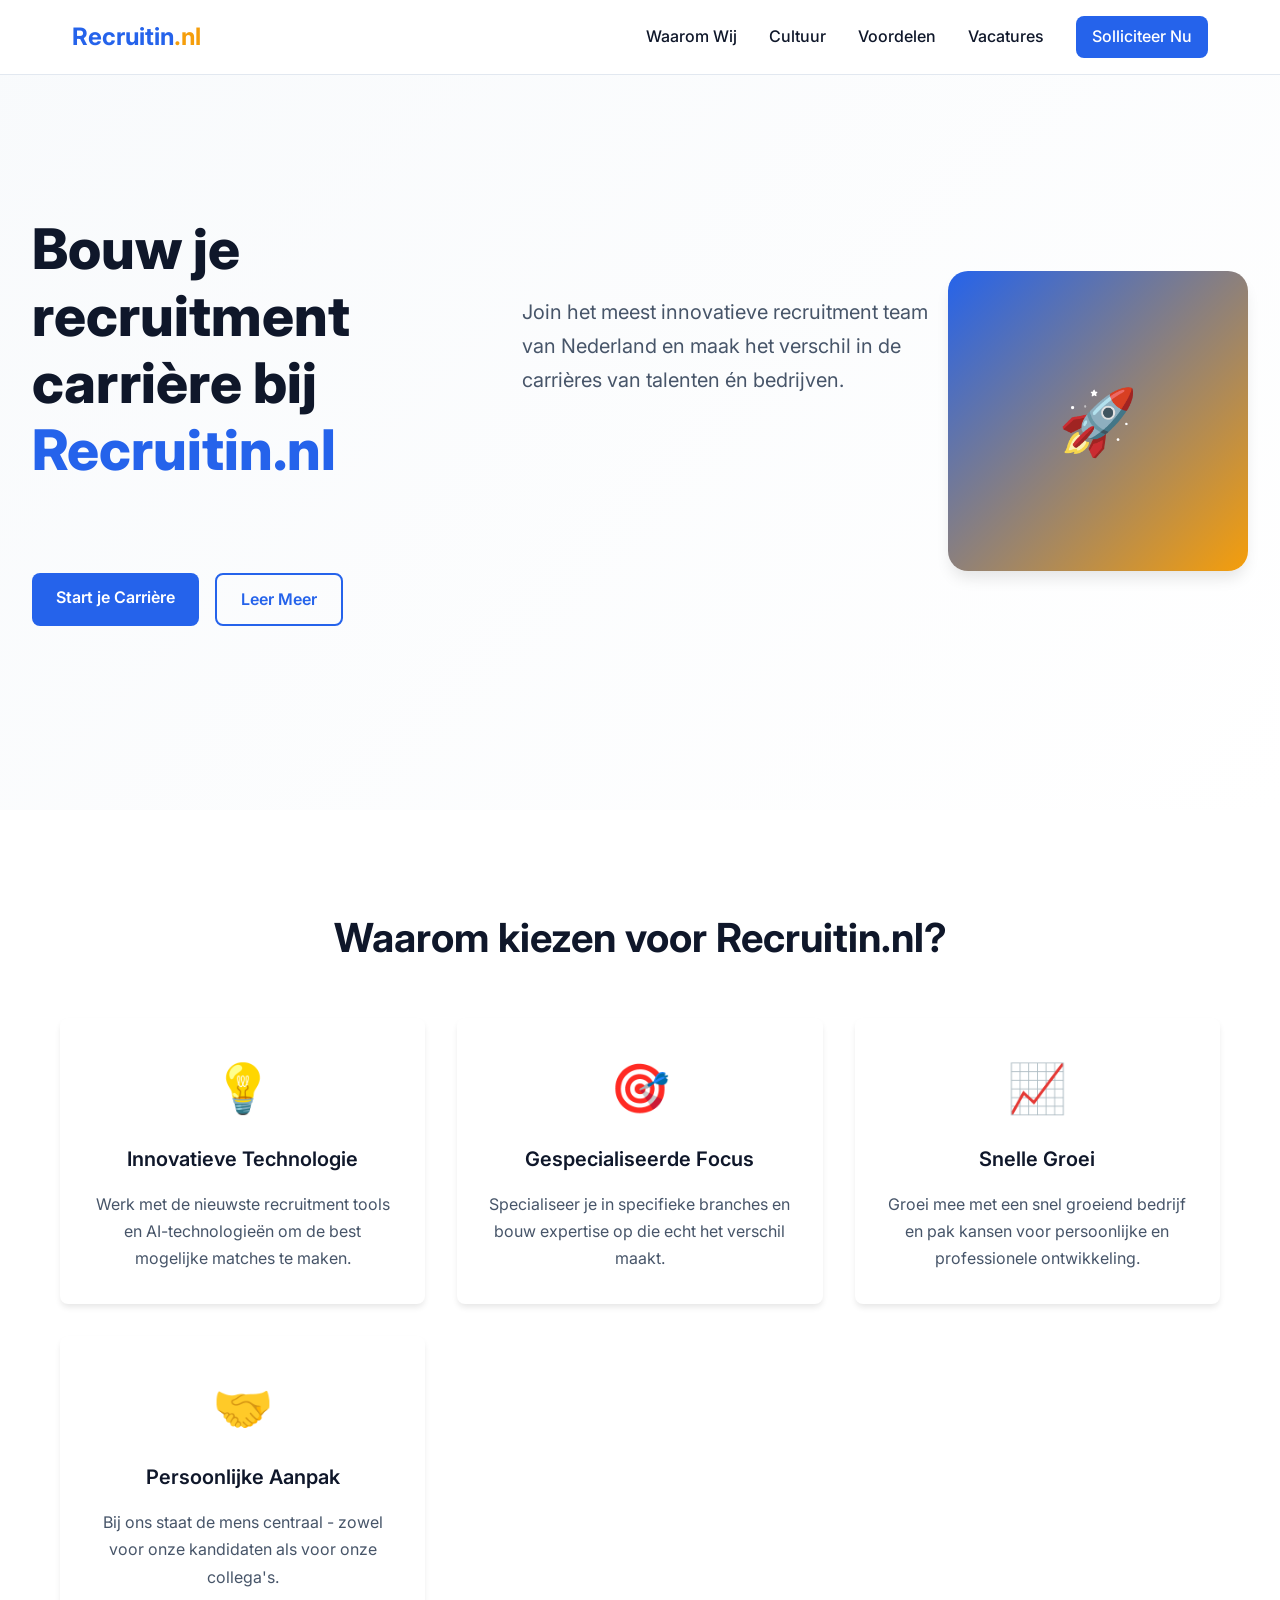
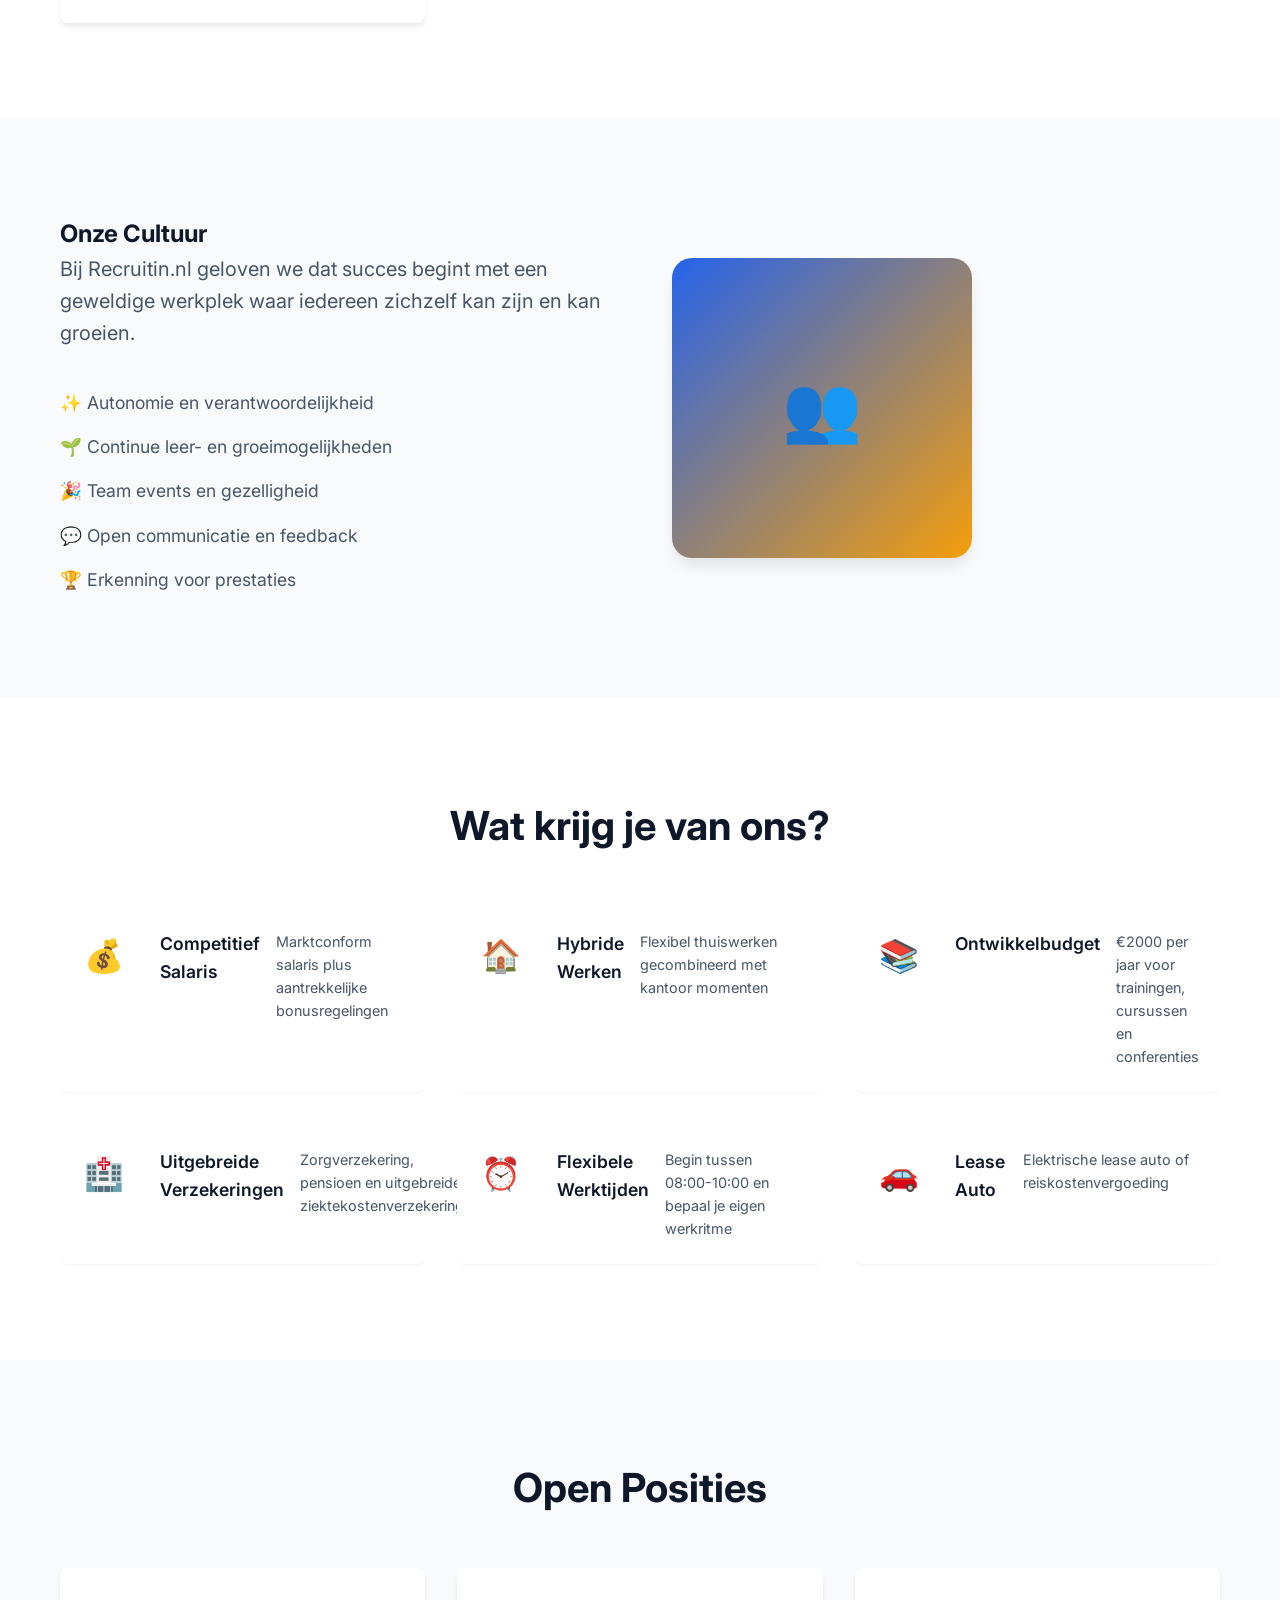
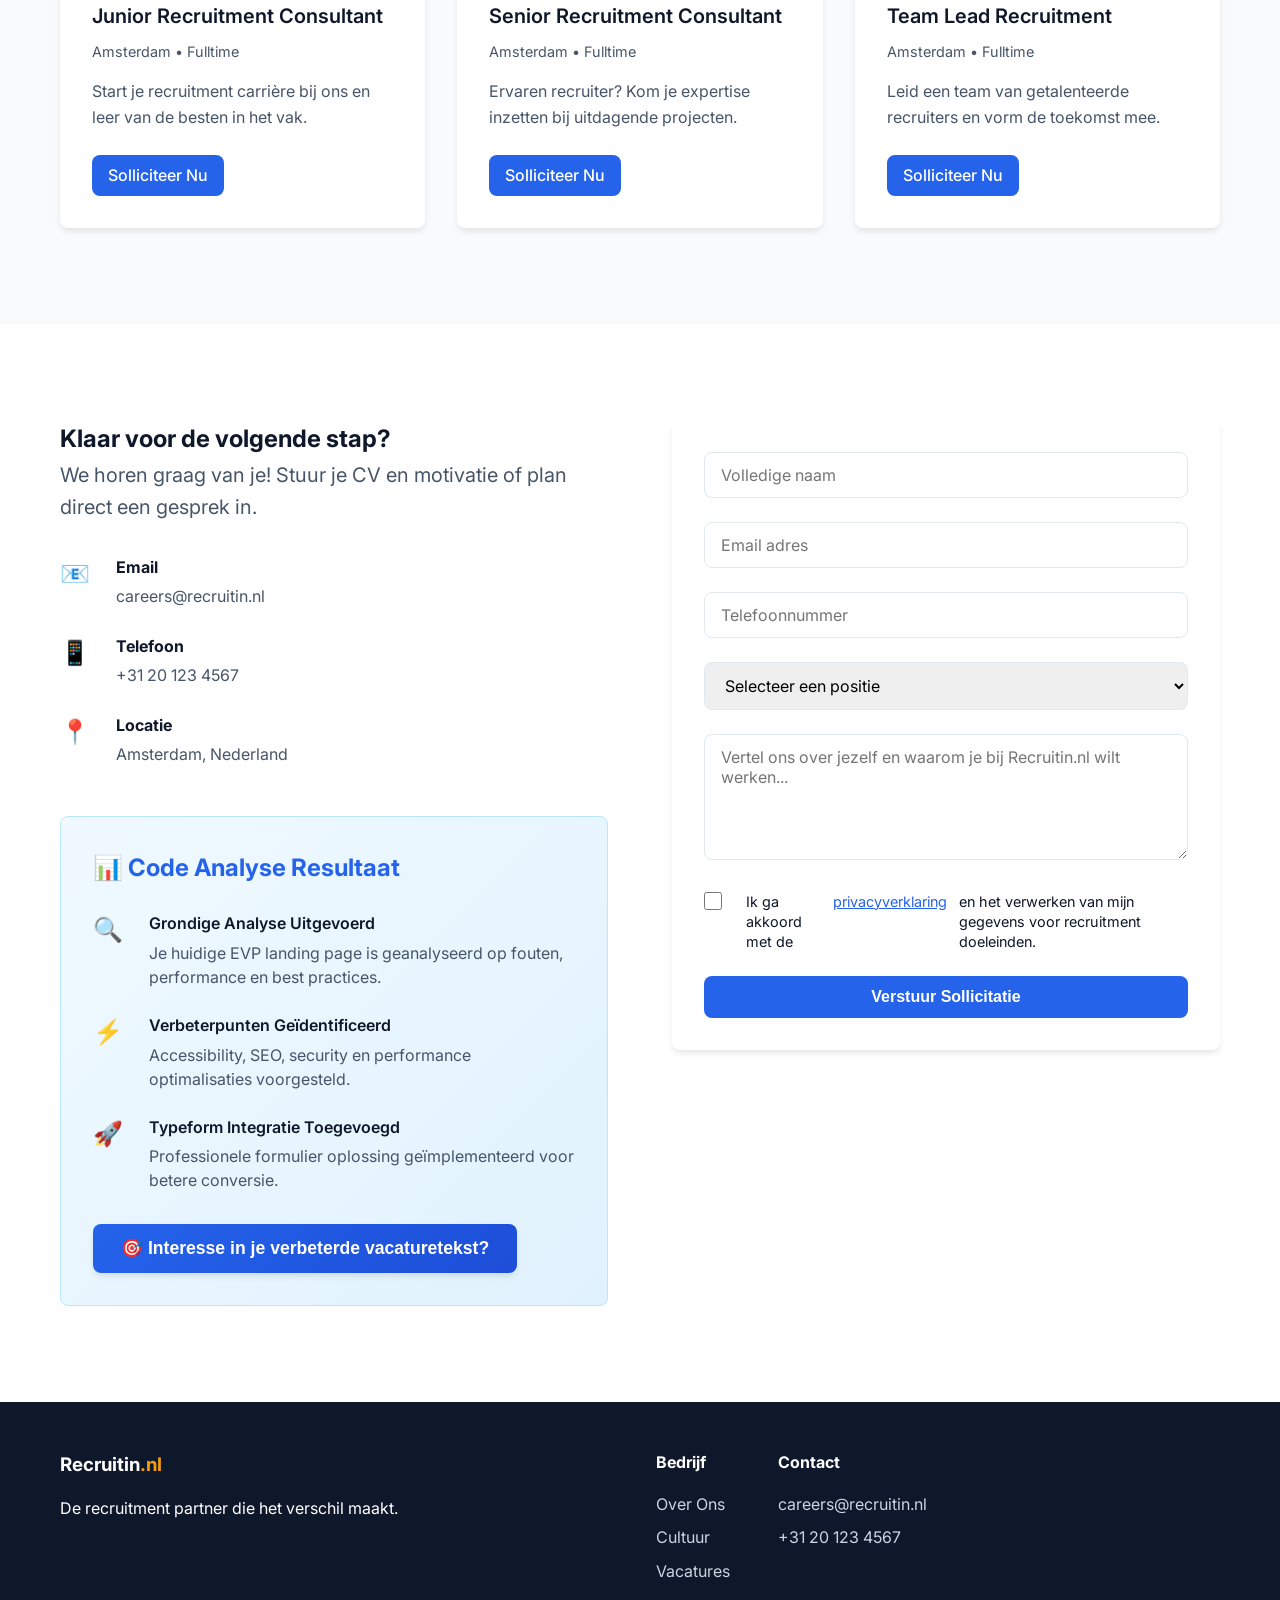
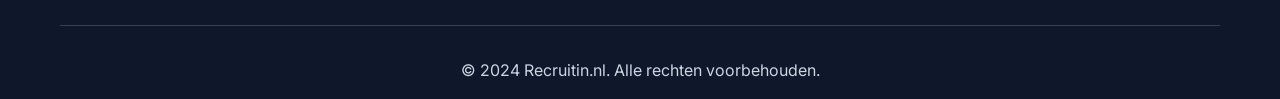
<file: index.html>
<!DOCTYPE html>
<html lang="nl">
<head>
    <meta charset="UTF-8">
    <meta name="viewport" content="width=device-width, initial-scale=1.0">
    <title>Werken bij Recruitin.nl - Jouw Recruitment Carrière</title>
    <meta name="description" content="Ontdek waarom Recruitin.nl de perfecte plek is voor jouw recruitment carrière. Join ons team van recruitment professionals.">
    <meta name="keywords" content="recruitment jobs, werken bij recruitin, recruitment carrière, vacatures recruitment">
    
    <!-- Security Headers -->
    <meta http-equiv="X-Content-Type-Options" content="nosniff">
    <meta http-equiv="X-Frame-Options" content="SAMEORIGIN">
    <meta http-equiv="X-XSS-Protection" content="1; mode=block">
    <meta http-equiv="Referrer-Policy" content="strict-origin-when-cross-origin">
    
    <!-- Performance Hints -->
    <link rel="preconnect" href="https://fonts.googleapis.com">
    <link rel="preconnect" href="https://fonts.gstatic.com" crossorigin>
    <link rel="dns-prefetch" href="//embed.typeform.com">
    
    <!-- Open Graph -->
    <meta property="og:title" content="Werken bij Recruitin.nl - Jouw Recruitment Carrière">
    <meta property="og:description" content="Ontdek waarom Recruitin.nl de perfecte plek is voor jouw recruitment carrière.">
    <meta property="og:type" content="website">
    <meta property="og:url" content="https://evp-recruitin-landing.netlify.app">
    
    <!-- Critical CSS inlined for performance -->
    <style>
        /* Critical above-the-fold styles */
        * { margin: 0; padding: 0; box-sizing: border-box; }
        :root {
            --primary-color: #2563eb;
            --primary-hover: #1d4ed8;
            --text-primary: #0f172a;
            --text-secondary: #475569;
            --background-white: #ffffff;
            --background-light: #f8fafc;
        }
        body { 
            font-family: -apple-system, BlinkMacSystemFont, 'Segoe UI', Roboto, sans-serif;
            line-height: 1.6; 
            color: var(--text-primary);
        }
        .header {
            position: fixed;
            top: 0;
            left: 0;
            right: 0;
            background: rgba(255, 255, 255, 0.95);
            backdrop-filter: blur(10px);
            z-index: 1000;
            border-bottom: 1px solid #e2e8f0;
        }
        .hero {
            padding: 8rem 2rem 6rem;
            background: linear-gradient(135deg, var(--background-light) 0%, var(--background-white) 100%);
            min-height: 90vh;
        }
    </style>
    <link rel="preload" href="assets/css/style.css" as="style" onload="this.onload=null;this.rel='stylesheet'">
    <noscript><link rel="stylesheet" href="assets/css/style.css"></noscript>
    <link href="https://fonts.googleapis.com/css2?family=Inter:wght@300;400;500;600;700&display=swap" rel="stylesheet" media="print" onload="this.media='all'">
</head>
<body>
    <!-- Header -->
    <header class="header">
        <nav class="nav">
            <div class="nav-brand">
                <h1>Recruitin<span>.nl</span></h1>
            </div>
            <div class="nav-links">
                <a href="#waarom" class="nav-link">Waarom Wij</a>
                <a href="#cultuur" class="nav-link">Cultuur</a>
                <a href="#voordelen" class="nav-link">Voordelen</a>
                <a href="#vacatures" class="nav-link">Vacatures</a>
                <a href="#contact" class="nav-link cta-button">Solliciteer Nu</a>
            </div>
            <div class="mobile-menu-toggle">
                <span></span>
                <span></span>
                <span></span>
            </div>
        </nav>
    </header>

    <!-- Hero Section -->
    <section class="hero">
        <div class="hero-content">
            <h1 class="hero-title">Bouw je recruitment carrière bij <span class="highlight">Recruitin.nl</span></h1>
            <p class="hero-subtitle">Join het meest innovatieve recruitment team van Nederland en maak het verschil in de carrières van talenten én bedrijven.</p>
            <div class="hero-cta">
                <a href="#contact" class="btn-primary">Start je Carrière</a>
                <a href="#waarom" class="btn-secondary">Leer Meer</a>
            </div>
        </div>
        <div class="hero-visual">
            <div class="hero-image">
                <!-- Placeholder voor hero image -->
                <div class="image-placeholder">🚀</div>
            </div>
        </div>
    </section>

    <!-- Waarom Recruitin.nl -->
    <section id="waarom" class="section why-us">
        <div class="container">
            <h2 class="section-title">Waarom kiezen voor Recruitin.nl?</h2>
            <div class="features-grid">
                <div class="feature-card">
                    <div class="feature-icon">💡</div>
                    <h3>Innovatieve Technologie</h3>
                    <p>Werk met de nieuwste recruitment tools en AI-technologieën om de best mogelijke matches te maken.</p>
                </div>
                <div class="feature-card">
                    <div class="feature-icon">🎯</div>
                    <h3>Gespecialiseerde Focus</h3>
                    <p>Specialiseer je in specifieke branches en bouw expertise op die echt het verschil maakt.</p>
                </div>
                <div class="feature-card">
                    <div class="feature-icon">📈</div>
                    <h3>Snelle Groei</h3>
                    <p>Groei mee met een snel groeiend bedrijf en pak kansen voor persoonlijke en professionele ontwikkeling.</p>
                </div>
                <div class="feature-card">
                    <div class="feature-icon">🤝</div>
                    <h3>Persoonlijke Aanpak</h3>
                    <p>Bij ons staat de mens centraal - zowel voor onze kandidaten als voor onze collega's.</p>
                </div>
            </div>
        </div>
    </section>

    <!-- Cultuur -->
    <section id="cultuur" class="section culture">
        <div class="container">
            <div class="culture-content">
                <div class="culture-text">
                    <h2>Onze Cultuur</h2>
                    <p class="lead">Bij Recruitin.nl geloven we dat succes begint met een geweldige werkplek waar iedereen zichzelf kan zijn en kan groeien.</p>
                    <ul class="culture-list">
                        <li>✨ Autonomie en verantwoordelijkheid</li>
                        <li>🌱 Continue leer- en groeimogelijkheden</li>
                        <li>🎉 Team events en gezelligheid</li>
                        <li>💬 Open communicatie en feedback</li>
                        <li>🏆 Erkenning voor prestaties</li>
                    </ul>
                </div>
                <div class="culture-visual">
                    <div class="image-placeholder">👥</div>
                </div>
            </div>
        </div>
    </section>

    <!-- Voordelen -->
    <section id="voordelen" class="section benefits">
        <div class="container">
            <h2 class="section-title">Wat krijg je van ons?</h2>
            <div class="benefits-grid">
                <div class="benefit-item">
                    <span class="benefit-icon">💰</span>
                    <h3>Competitief Salaris</h3>
                    <p>Marktconform salaris plus aantrekkelijke bonusregelingen</p>
                </div>
                <div class="benefit-item">
                    <span class="benefit-icon">🏠</span>
                    <h3>Hybride Werken</h3>
                    <p>Flexibel thuiswerken gecombineerd met kantoor momenten</p>
                </div>
                <div class="benefit-item">
                    <span class="benefit-icon">📚</span>
                    <h3>Ontwikkelbudget</h3>
                    <p>€2000 per jaar voor trainingen, cursussen en conferenties</p>
                </div>
                <div class="benefit-item">
                    <span class="benefit-icon">🏥</span>
                    <h3>Uitgebreide Verzekeringen</h3>
                    <p>Zorgverzekering, pensioen en uitgebreide ziektekostenverzekering</p>
                </div>
                <div class="benefit-item">
                    <span class="benefit-icon">⏰</span>
                    <h3>Flexibele Werktijden</h3>
                    <p>Begin tussen 08:00-10:00 en bepaal je eigen werkritme</p>
                </div>
                <div class="benefit-item">
                    <span class="benefit-icon">🚗</span>
                    <h3>Lease Auto</h3>
                    <p>Elektrische lease auto of reiskostenvergoeding</p>
                </div>
            </div>
        </div>
    </section>

    <!-- Open Posities -->
    <section id="vacatures" class="section positions">
        <div class="container">
            <h2 class="section-title">Open Posities</h2>
            <div class="positions-grid">
                <div class="position-card">
                    <h3>Junior Recruitment Consultant</h3>
                    <p class="position-location">Amsterdam • Fulltime</p>
                    <p class="position-description">Start je recruitment carrière bij ons en leer van de besten in het vak.</p>
                    <a href="#contact" class="position-apply">Solliciteer Nu</a>
                </div>
                <div class="position-card">
                    <h3>Senior Recruitment Consultant</h3>
                    <p class="position-location">Amsterdam • Fulltime</p>
                    <p class="position-description">Ervaren recruiter? Kom je expertise inzetten bij uitdagende projecten.</p>
                    <a href="#contact" class="position-apply">Solliciteer Nu</a>
                </div>
                <div class="position-card">
                    <h3>Team Lead Recruitment</h3>
                    <p class="position-location">Amsterdam • Fulltime</p>
                    <p class="position-description">Leid een team van getalenteerde recruiters en vorm de toekomst mee.</p>
                    <a href="#contact" class="position-apply">Solliciteer Nu</a>
                </div>
            </div>
        </div>
    </section>

    <!-- Contact -->
    <section id="contact" class="section contact">
        <div class="container">
            <div class="contact-content">
                <div class="contact-info">
                    <h2>Klaar voor de volgende stap?</h2>
                    <p class="lead">We horen graag van je! Stuur je CV en motivatie of plan direct een gesprek in.</p>
                    <div class="contact-details">
                        <div class="contact-item">
                            <span class="contact-icon">📧</span>
                            <div>
                                <strong>Email</strong>
                                <p>careers@recruitin.nl</p>
                            </div>
                        </div>
                        <div class="contact-item">
                            <span class="contact-icon">📱</span>
                            <div>
                                <strong>Telefoon</strong>
                                <p>+31 20 123 4567</p>
                            </div>
                        </div>
                        <div class="contact-item">
                            <span class="contact-icon">📍</span>
                            <div>
                                <strong>Locatie</strong>
                                <p>Amsterdam, Nederland</p>
                            </div>
                        </div>
                    </div>
                    
                    <!-- Code Analyse Output -->
                    <div class="analysis-output">
                        <h3>📊 Code Analyse Resultaat</h3>
                        <div class="analysis-summary">
                            <div class="analysis-item">
                                <span class="analysis-icon">🔍</span>
                                <div>
                                    <strong>Grondige Analyse Uitgevoerd</strong>
                                    <p>Je huidige EVP landing page is geanalyseerd op fouten, performance en best practices.</p>
                                </div>
                            </div>
                            <div class="analysis-item">
                                <span class="analysis-icon">⚡</span>
                                <div>
                                    <strong>Verbeterpunten Geïdentificeerd</strong>
                                    <p>Accessibility, SEO, security en performance optimalisaties voorgesteld.</p>
                                </div>
                            </div>
                            <div class="analysis-item">
                                <span class="analysis-icon">🚀</span>
                                <div>
                                    <strong>Typeform Integratie Toegevoegd</strong>
                                    <p>Professionele formulier oplossing geïmplementeerd voor betere conversie.</p>
                                </div>
                            </div>
                        </div>
                        <button id="typeformTrigger" class="btn-primary analysis-trigger">
                            🎯 Interesse in je verbeterde vacaturetekst?
                        </button>
                    </div>
                </div>
                <div class="contact-form">
                    <form id="applicationForm" class="form">
                        <div class="form-group">
                            <label for="name" class="sr-only">Volledige naam</label>
                            <input type="text" id="name" name="name" placeholder="Volledige naam" required aria-describedby="name-help">
                        </div>
                        <div class="form-group">
                            <label for="email" class="sr-only">Email adres</label>
                            <input type="email" id="email" name="email" placeholder="Email adres" required aria-describedby="email-help">
                        </div>
                        <div class="form-group">
                            <label for="phone" class="sr-only">Telefoonnummer</label>
                            <input type="tel" id="phone" name="phone" placeholder="Telefoonnummer" aria-describedby="phone-help">
                        </div>
                        <div class="form-group">
                            <select id="position" name="position" required>
                                <option value="">Selecteer een positie</option>
                                <option value="junior">Junior Recruitment Consultant</option>
                                <option value="senior">Senior Recruitment Consultant</option>
                                <option value="teamlead">Team Lead Recruitment</option>
                                <option value="other">Anders</option>
                            </select>
                        </div>
                        <div class="form-group">
                            <textarea id="message" name="message" placeholder="Vertel ons over jezelf en waarom je bij Recruitin.nl wilt werken..." rows="5"></textarea>
                        </div>
                        <div class="form-group">
                            <label class="privacy-consent">
                                <input type="checkbox" id="privacy" name="privacy" required>
                                <span class="checkmark"></span>
                                Ik ga akkoord met de <a href="#" target="_blank">privacyverklaring</a> en het verwerken van mijn gegevens voor recruitment doeleinden.
                            </label>
                        </div>
                        <button type="submit" class="btn-primary full-width">Verstuur Sollicitatie</button>
                    </form>
                </div>
            </div>
        </div>
    </section>

    <!-- Typeform Modal -->
    <div id="typeformModal" class="typeform-modal" style="display: none;">
        <div class="typeform-overlay">
            <div class="typeform-container">
                <button id="closeTypeform" class="close-typeform" aria-label="Sluit formulier">&times;</button>
                <div class="typeform-content">
                    <div data-tf-live="01K25SKWYTKZ05DAHER9D52J94" 
                         data-tf-opacity="0"
                         data-tf-iframe-props="title=Vacature Verbetering Formulier"
                         data-tf-transitive-search-params
                         data-tf-auto-focus></div>
                </div>
            </div>
        </div>
    </div>

    <!-- Footer -->
    <footer class="footer">
        <div class="container">
            <div class="footer-content">
                <div class="footer-brand">
                    <h3>Recruitin<span>.nl</span></h3>
                    <p>De recruitment partner die het verschil maakt.</p>
                </div>
                <div class="footer-links">
                    <div class="footer-section">
                        <h4>Bedrijf</h4>
                        <ul>
                            <li><a href="#waarom">Over Ons</a></li>
                            <li><a href="#cultuur">Cultuur</a></li>
                            <li><a href="#vacatures">Vacatures</a></li>
                        </ul>
                    </div>
                    <div class="footer-section">
                        <h4>Contact</h4>
                        <ul>
                            <li><a href="mailto:careers@recruitin.nl">careers@recruitin.nl</a></li>
                            <li><a href="tel:+31201234567">+31 20 123 4567</a></li>
                        </ul>
                    </div>
                </div>
            </div>
            <div class="footer-bottom">
                <p>&copy; 2024 Recruitin.nl. Alle rechten voorbehouden.</p>
            </div>
        </div>
    </footer>

    <script src="assets/js/script.js"></script>
</body>
</html>
</file>
<file: assets/css/style.css>
/* Reset en basis styling */
* {
    margin: 0;
    padding: 0;
    box-sizing: border-box;
}

:root {
    --primary-color: #2563eb;
    --primary-hover: #1d4ed8;
    --secondary-color: #64748b;
    --accent-color: #f59e0b;
    --background-light: #f8fafc;
    --background-white: #ffffff;
    --text-primary: #0f172a;
    --text-secondary: #475569;
    --border-color: #e2e8f0;
    --shadow-sm: 0 1px 2px 0 rgb(0 0 0 / 0.05);
    --shadow-md: 0 4px 6px -1px rgb(0 0 0 / 0.1);
    --shadow-lg: 0 10px 15px -3px rgb(0 0 0 / 0.1);
    --border-radius: 8px;
    --transition: all 0.3s ease;
}

html {
    scroll-behavior: smooth;
}

/* Screen reader only text */
.sr-only {
    position: absolute;
    width: 1px;
    height: 1px;
    padding: 0;
    margin: -1px;
    overflow: hidden;
    clip: rect(0, 0, 0, 0);
    white-space: nowrap;
    border: 0;
}

body {
    font-family: 'Inter', -apple-system, BlinkMacSystemFont, 'Segoe UI', Roboto, sans-serif;
    line-height: 1.6;
    color: var(--text-primary);
    background-color: var(--background-white);
}

.container {
    max-width: 1200px;
    margin: 0 auto;
    padding: 0 20px;
}

/* Typography */
.section-title {
    font-size: 2.5rem;
    font-weight: 700;
    text-align: center;
    margin-bottom: 3rem;
    color: var(--text-primary);
}

.lead {
    font-size: 1.25rem;
    font-weight: 400;
    color: var(--text-secondary);
    margin-bottom: 2rem;
}

/* Buttons */
.btn-primary, .btn-secondary {
    display: inline-block;
    padding: 12px 24px;
    font-weight: 600;
    text-decoration: none;
    border-radius: var(--border-radius);
    transition: var(--transition);
    cursor: pointer;
    border: none;
    font-size: 1rem;
}

.btn-primary {
    background-color: var(--primary-color);
    color: white;
}

.btn-primary:hover {
    background-color: var(--primary-hover);
    transform: translateY(-1px);
}

.btn-secondary {
    background-color: transparent;
    color: var(--primary-color);
    border: 2px solid var(--primary-color);
}

.btn-secondary:hover {
    background-color: var(--primary-color);
    color: white;
}

.full-width {
    width: 100%;
}

/* Header */
.header {
    position: fixed;
    top: 0;
    left: 0;
    right: 0;
    background: rgba(255, 255, 255, 0.95);
    backdrop-filter: blur(10px);
    border-bottom: 1px solid var(--border-color);
    z-index: 1000;
}

.nav {
    display: flex;
    justify-content: space-between;
    align-items: center;
    padding: 1rem 2rem;
    max-width: 1200px;
    margin: 0 auto;
}

.nav-brand h1 {
    font-size: 1.5rem;
    font-weight: 700;
    color: var(--primary-color);
}

.nav-brand span {
    color: var(--accent-color);
}

.nav-links {
    display: flex;
    gap: 2rem;
    align-items: center;
}

.nav-link {
    text-decoration: none;
    color: var(--text-primary);
    font-weight: 500;
    transition: var(--transition);
}

.nav-link:hover {
    color: var(--primary-color);
}

.nav-link.cta-button {
    background-color: var(--primary-color);
    color: white;
    padding: 8px 16px;
    border-radius: var(--border-radius);
}

.nav-link.cta-button:hover {
    background-color: var(--primary-hover);
}

.mobile-menu-toggle {
    display: none;
    flex-direction: column;
    cursor: pointer;
    gap: 4px;
}

.mobile-menu-toggle span {
    width: 24px;
    height: 3px;
    background-color: var(--text-primary);
    border-radius: 2px;
    transition: var(--transition);
}

/* Hero Section */
.hero {
    padding: 8rem 2rem 6rem;
    background: linear-gradient(135deg, var(--background-light) 0%, var(--background-white) 100%);
    display: flex;
    align-items: center;
    min-height: 90vh;
}

.hero-content {
    max-width: 1200px;
    margin: 0 auto;
    display: grid;
    grid-template-columns: 1fr 1fr;
    gap: 4rem;
    align-items: center;
}

.hero-title {
    font-size: 3.5rem;
    font-weight: 800;
    line-height: 1.2;
    margin-bottom: 1.5rem;
}

.highlight {
    color: var(--primary-color);
}

.hero-subtitle {
    font-size: 1.25rem;
    color: var(--text-secondary);
    margin-bottom: 2rem;
    line-height: 1.7;
}

.hero-cta {
    display: flex;
    gap: 1rem;
    flex-wrap: wrap;
}

.hero-visual {
    display: flex;
    justify-content: center;
    align-items: center;
}

.image-placeholder {
    width: 300px;
    height: 300px;
    background: linear-gradient(135deg, var(--primary-color), var(--accent-color));
    border-radius: 20px;
    display: flex;
    align-items: center;
    justify-content: center;
    font-size: 4rem;
    box-shadow: var(--shadow-lg);
}

/* Sections */
.section {
    padding: 6rem 0;
}

.section:nth-child(even) {
    background-color: var(--background-light);
}

/* Features Grid */
.features-grid {
    display: grid;
    grid-template-columns: repeat(auto-fit, minmax(280px, 1fr));
    gap: 2rem;
}

.feature-card {
    background: var(--background-white);
    padding: 2rem;
    border-radius: var(--border-radius);
    box-shadow: var(--shadow-md);
    text-align: center;
    transition: var(--transition);
}

.feature-card:hover {
    transform: translateY(-4px);
    box-shadow: var(--shadow-lg);
}

.feature-icon {
    font-size: 3rem;
    margin-bottom: 1rem;
}

.feature-card h3 {
    font-size: 1.25rem;
    font-weight: 600;
    margin-bottom: 1rem;
    color: var(--text-primary);
}

.feature-card p {
    color: var(--text-secondary);
    line-height: 1.7;
}

/* Culture Section */
.culture-content {
    display: grid;
    grid-template-columns: 1fr 1fr;
    gap: 4rem;
    align-items: center;
}

.culture-list {
    list-style: none;
    margin-top: 2rem;
}

.culture-list li {
    padding: 0.5rem 0;
    font-size: 1.1rem;
    color: var(--text-secondary);
}

/* Benefits Grid */
.benefits-grid {
    display: grid;
    grid-template-columns: repeat(auto-fit, minmax(300px, 1fr));
    gap: 2rem;
}

.benefit-item {
    background: var(--background-white);
    padding: 1.5rem;
    border-radius: var(--border-radius);
    box-shadow: var(--shadow-sm);
    display: flex;
    align-items: flex-start;
    gap: 1rem;
    transition: var(--transition);
}

.benefit-item:hover {
    box-shadow: var(--shadow-md);
    transform: translateY(-2px);
}

.benefit-icon {
    font-size: 2rem;
    min-width: 60px;
}

.benefit-item h3 {
    font-size: 1.1rem;
    font-weight: 600;
    margin-bottom: 0.5rem;
    color: var(--text-primary);
}

.benefit-item p {
    color: var(--text-secondary);
    font-size: 0.9rem;
}

/* Positions */
.positions-grid {
    display: grid;
    grid-template-columns: repeat(auto-fit, minmax(300px, 1fr));
    gap: 2rem;
}

.position-card {
    background: var(--background-white);
    padding: 2rem;
    border-radius: var(--border-radius);
    box-shadow: var(--shadow-md);
    transition: var(--transition);
}

.position-card:hover {
    transform: translateY(-2px);
    box-shadow: var(--shadow-lg);
}

.position-card h3 {
    font-size: 1.25rem;
    font-weight: 600;
    margin-bottom: 0.5rem;
    color: var(--text-primary);
}

.position-location {
    color: var(--text-secondary);
    font-size: 0.9rem;
    margin-bottom: 1rem;
}

.position-description {
    color: var(--text-secondary);
    margin-bottom: 1.5rem;
    line-height: 1.6;
}

.position-apply {
    display: inline-block;
    background-color: var(--primary-color);
    color: white;
    text-decoration: none;
    padding: 8px 16px;
    border-radius: var(--border-radius);
    font-weight: 500;
    transition: var(--transition);
}

.position-apply:hover {
    background-color: var(--primary-hover);
}

/* Contact Section */
.contact-content {
    display: grid;
    grid-template-columns: 1fr 1fr;
    gap: 4rem;
    align-items: flex-start;
}

.contact-details {
    margin-top: 2rem;
}

.contact-item {
    display: flex;
    align-items: flex-start;
    gap: 1rem;
    margin-bottom: 1.5rem;
}

.contact-icon {
    font-size: 1.5rem;
    min-width: 40px;
}

.contact-item strong {
    color: var(--text-primary);
    display: block;
    margin-bottom: 0.25rem;
}

.contact-item p {
    color: var(--text-secondary);
    margin: 0;
}

/* Form */
.form {
    background: var(--background-white);
    padding: 2rem;
    border-radius: var(--border-radius);
    box-shadow: var(--shadow-md);
}

.form-group {
    margin-bottom: 1.5rem;
}

.form input,
.form select,
.form textarea {
    width: 100%;
    padding: 12px 16px;
    border: 1px solid var(--border-color);
    border-radius: var(--border-radius);
    font-size: 1rem;
    font-family: inherit;
    transition: var(--transition);
}

.form input:focus,
.form select:focus,
.form textarea:focus {
    outline: none;
    border-color: var(--primary-color);
    box-shadow: 0 0 0 3px rgba(37, 99, 235, 0.1);
}

.form textarea {
    resize: vertical;
    min-height: 100px;
}

/* Privacy Consent Styling */
.privacy-consent {
    display: flex;
    align-items: flex-start;
    gap: 0.75rem;
    font-size: 0.9rem;
    line-height: 1.4;
    cursor: pointer;
}

.privacy-consent input[type="checkbox"] {
    width: auto;
    margin: 0;
    min-width: 18px;
    height: 18px;
    cursor: pointer;
}

.privacy-consent a {
    color: var(--primary-color);
    text-decoration: underline;
}

.privacy-consent a:hover {
    color: var(--primary-hover);
}

/* Footer */
.footer {
    background-color: var(--text-primary);
    color: white;
    padding: 3rem 0 1rem;
}

.footer-content {
    display: grid;
    grid-template-columns: 1fr 1fr;
    gap: 2rem;
    margin-bottom: 2rem;
}

.footer-brand h3 {
    color: white;
    margin-bottom: 1rem;
}

.footer-brand span {
    color: var(--accent-color);
}

.footer-links {
    display: flex;
    gap: 3rem;
}

.footer-section h4 {
    color: white;
    margin-bottom: 1rem;
}

.footer-section ul {
    list-style: none;
}

.footer-section li {
    margin-bottom: 0.5rem;
}

.footer-section a {
    color: #cbd5e1;
    text-decoration: none;
    transition: var(--transition);
}

.footer-section a:hover {
    color: var(--accent-color);
}

.footer-bottom {
    border-top: 1px solid #334155;
    padding-top: 2rem;
    text-align: center;
    color: #cbd5e1;
}

/* Analysis Output Section */
.analysis-output {
    margin-top: 3rem;
    padding: 2rem;
    background: linear-gradient(135deg, #f0f9ff 0%, #e0f2fe 100%);
    border-radius: var(--border-radius);
    border: 1px solid #bae6fd;
}

.analysis-output h3 {
    color: var(--primary-color);
    margin-bottom: 1.5rem;
    font-size: 1.5rem;
}

.analysis-summary {
    margin-bottom: 2rem;
}

.analysis-item {
    display: flex;
    align-items: flex-start;
    gap: 1rem;
    margin-bottom: 1.5rem;
}

.analysis-item:last-child {
    margin-bottom: 0;
}

.analysis-icon {
    font-size: 1.5rem;
    min-width: 40px;
}

.analysis-item strong {
    color: var(--text-primary);
    display: block;
    margin-bottom: 0.25rem;
    font-weight: 600;
}

.analysis-item p {
    color: var(--text-secondary);
    margin: 0;
    line-height: 1.5;
}

.analysis-trigger {
    font-size: 1.1rem;
    padding: 14px 28px;
    background: linear-gradient(135deg, var(--primary-color), var(--primary-hover));
    border: none;
    cursor: pointer;
    transition: var(--transition);
    box-shadow: var(--shadow-md);
}

.analysis-trigger:hover {
    transform: translateY(-2px);
    box-shadow: var(--shadow-lg);
}

/* Typeform Modal */
.typeform-modal {
    position: fixed;
    top: 0;
    left: 0;
    width: 100%;
    height: 100%;
    z-index: 10000;
    background: rgba(0, 0, 0, 0.8);
    backdrop-filter: blur(4px);
    display: flex;
    align-items: center;
    justify-content: center;
    opacity: 0;
    visibility: hidden;
    transition: all 0.3s ease;
}

.typeform-modal.active {
    opacity: 1;
    visibility: visible;
}

.typeform-overlay {
    width: 100%;
    height: 100%;
    display: flex;
    align-items: center;
    justify-content: center;
    padding: 20px;
}

.typeform-container {
    position: relative;
    width: 100%;
    max-width: 900px;
    height: 80vh;
    background: white;
    border-radius: var(--border-radius);
    overflow: hidden;
    box-shadow: var(--shadow-lg);
    transform: scale(0.9);
    transition: transform 0.3s ease;
}

.typeform-modal.active .typeform-container {
    transform: scale(1);
}

.close-typeform {
    position: absolute;
    top: 15px;
    right: 15px;
    z-index: 10001;
    background: rgba(0, 0, 0, 0.7);
    color: white;
    border: none;
    width: 35px;
    height: 35px;
    border-radius: 50%;
    cursor: pointer;
    font-size: 20px;
    display: flex;
    align-items: center;
    justify-content: center;
    transition: var(--transition);
}

.close-typeform:hover {
    background: rgba(0, 0, 0, 0.9);
    transform: scale(1.1);
}

.typeform-content {
    width: 100%;
    height: 100%;
}

.typeform-content iframe {
    width: 100%;
    height: 100%;
    border: none;
}

/* Responsive aanpassingen voor Typeform */
@media (max-width: 768px) {
    .typeform-container {
        height: 90vh;
        max-width: 95%;
        margin: 0 10px;
    }
    
    .typeform-overlay {
        padding: 10px;
    }
    
    .analysis-output {
        padding: 1.5rem;
        margin-top: 2rem;
    }
    
    .analysis-item {
        flex-direction: column;
        text-align: center;
        gap: 0.5rem;
    }
    
    .analysis-trigger {
        width: 100%;
        padding: 16px;
    }
}

@media (max-width: 480px) {
    .typeform-overlay {
        padding: 10px;
    }
    
    .typeform-container {
        height: 95vh;
    }
    
    .analysis-output h3 {
        font-size: 1.25rem;
    }
}

/* Responsive Design */
@media (max-width: 768px) {
    .nav-links {
        display: none;
    }
    
    .mobile-menu-toggle {
        display: flex;
    }
    
    .hero-content {
        grid-template-columns: 1fr;
        text-align: center;
        gap: 2rem;
    }
    
    .hero-title {
        font-size: 2.5rem;
    }
    
    .culture-content,
    .contact-content {
        grid-template-columns: 1fr;
        gap: 2rem;
    }
    
    .footer-content {
        grid-template-columns: 1fr;
        text-align: center;
    }
    
    .footer-links {
        justify-content: center;
    }
    
    .hero-cta {
        justify-content: center;
    }
    
    .section-title {
        font-size: 2rem;
    }
}

@media (max-width: 480px) {
    .container {
        padding: 0 15px;
    }
    
    .hero {
        padding: 6rem 1rem 4rem;
    }
    
    .hero-title {
        font-size: 2rem;
    }
    
    .hero-subtitle {
        font-size: 1.1rem;
    }
    
    .section {
        padding: 4rem 0;
    }
    
    .form {
        padding: 1.5rem;
    }
}
</file>
